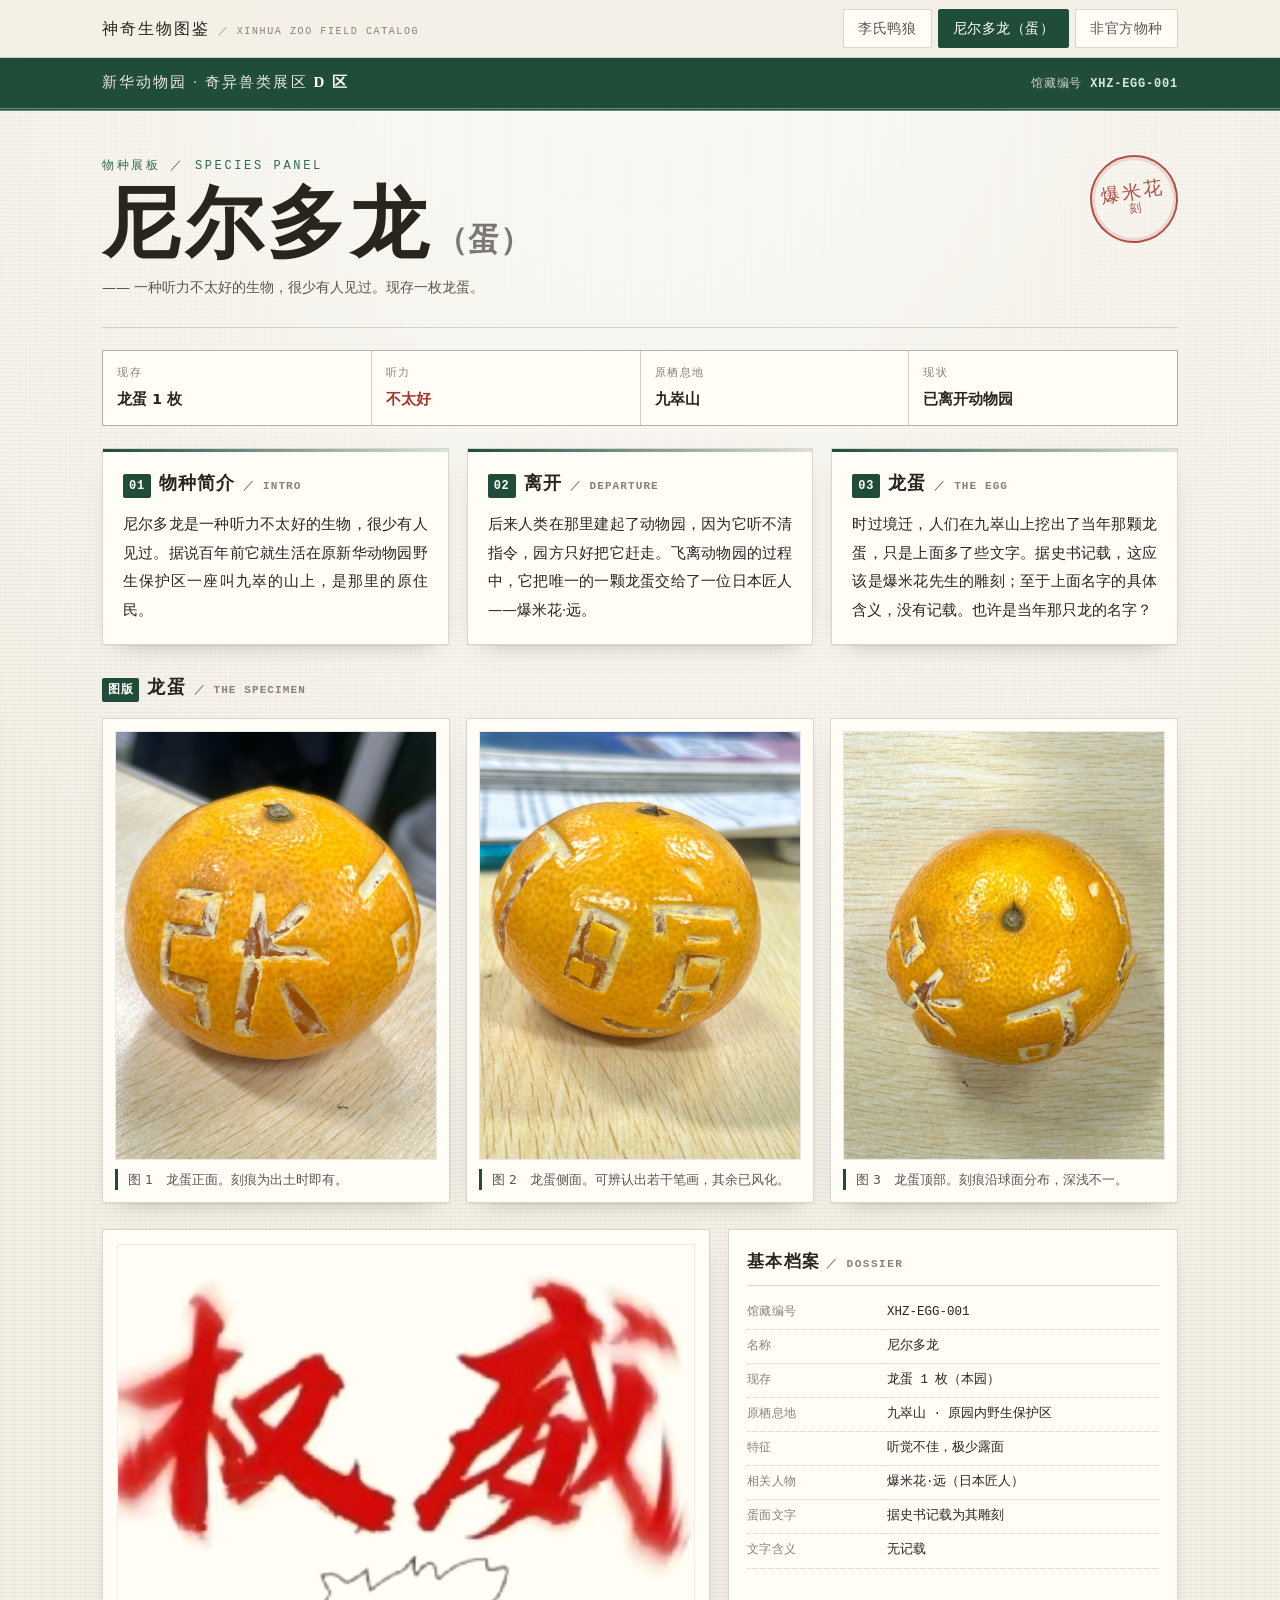
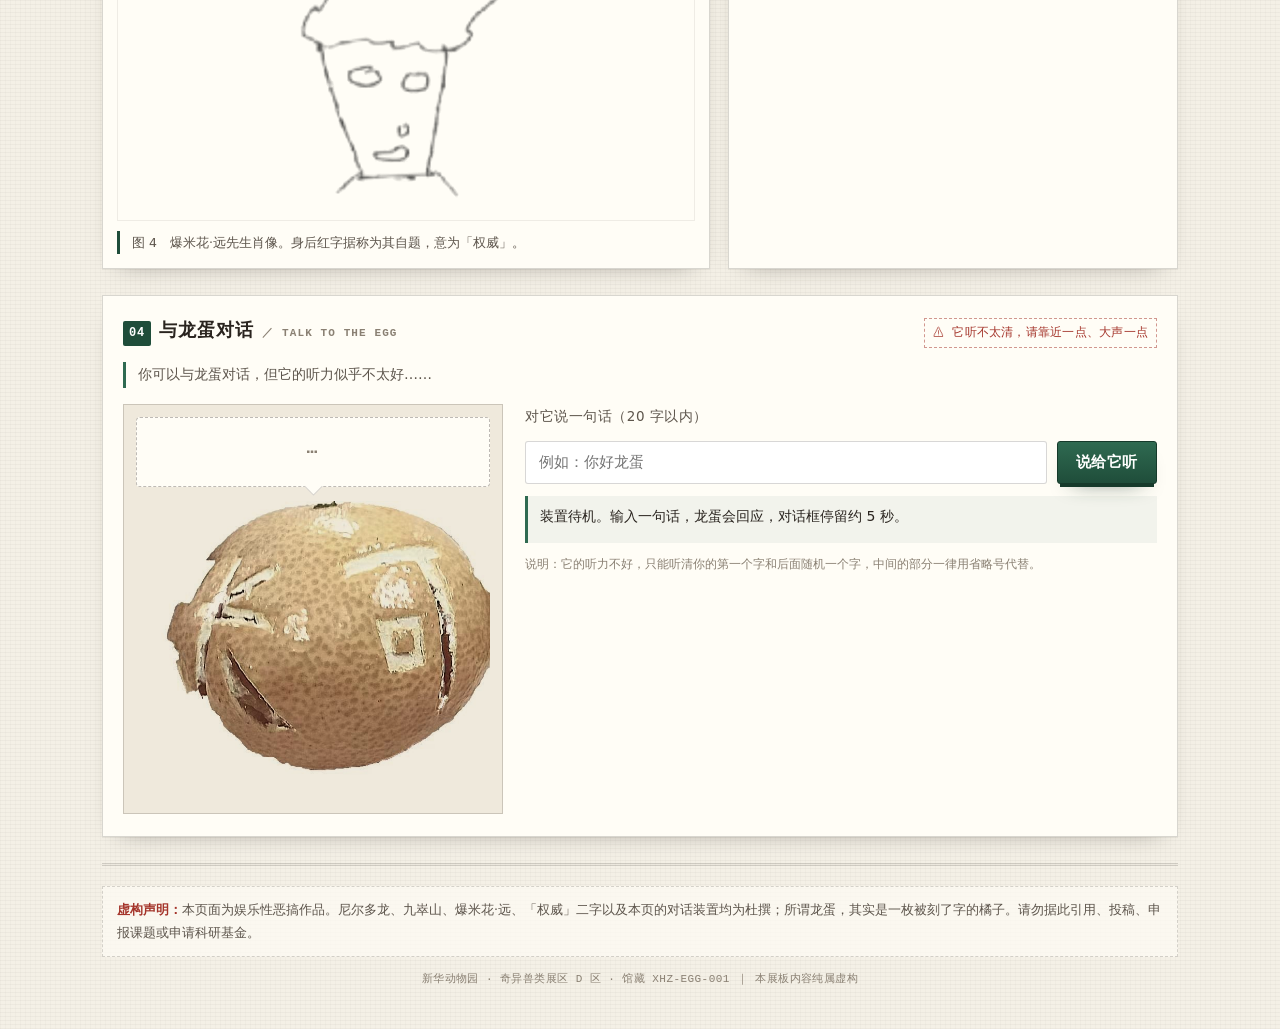
<file: nieldoron.html>
<!DOCTYPE html>
<html lang="zh-CN">
<head>
<meta charset="utf-8">
<meta name="viewport" content="width=device-width, initial-scale=1">
<title>尼尔多龙（蛋）｜ 神奇生物图鉴 · 新华动物园</title>
<meta name="description" content="尼尔多龙：一种听力不好的生物，百年前生活在九崒山，后离开动物园，留下一枚刻有文字的龙蛋。本展板为虚构恶搞作品。">
<link rel="icon" href="data:image/svg+xml,%3Csvg xmlns='http://www.w3.org/2000/svg' viewBox='0 0 32 32'%3E%3Crect width='32' height='32' rx='7' fill='%231f4d3a'/%3E%3Ctext x='16' y='23' font-size='19' text-anchor='middle' fill='%23f6f2e8' font-family='serif'%3E%E9%B8%AD%3C/text%3E%3C/svg%3E">
<link rel="stylesheet" href="styles.css">
</head>
<body>

<nav class="topnav" aria-label="图鉴导航">
  <div class="wrap topnav-inner">
    <a class="brand" href="index.html">神奇生物图鉴 <em>／ XINHUA ZOO FIELD CATALOG</em></a>
    <div class="tabs">
      <a class="tab" href="index.html">李氏鸭狼</a>
      <a class="tab is-active" href="nieldoron.html" aria-current="page">尼尔多龙（蛋）</a>
      <a class="tab" href="unofficial.html">非官方物种</a>
    </div>
  </div>
</nav>

<header class="topbar">
  <div class="wrap topbar-inner">
    <span class="org">新华动物园 · 奇异兽类展区 <b>D 区</b></span>
    <span class="plate">馆藏编号 <b>XHZ-EGG-001</b></span>
  </div>
</header>

<main class="wrap">

  <!-- ============ 展板标题 ============ -->
  <section class="hero">
    <div class="hero-main">
      <p class="kicker">物种展板 ／ SPECIES PANEL</p>
      <h1>尼尔多龙<span class="h1-sub">（蛋）</span></h1>
      <p class="namers">—— 一种听力不太好的生物，很少有人见过。现存一枚龙蛋。</p>
    </div>
    <div class="seal" aria-hidden="true"><span>爆米花</span><span>刻</span></div>
  </section>

  <!-- ============ 基本档案 ============ -->
  <section class="facts" aria-label="物种基本档案">
    <div class="fact"><span>现存</span><b>龙蛋 1 枚</b></div>
    <div class="fact"><span>听力</span><b class="cr">不太好</b></div>
    <div class="fact"><span>原栖息地</span><b>九崒山</b></div>
    <div class="fact"><span>现状</span><b>已离开动物园</b></div>
  </section>

  <!-- ============ 三个栏目 ============ -->
  <section class="columns" aria-label="物种介绍">

    <article class="card col">
      <h2 class="col-title"><span class="num">01</span>物种简介 <em>／ INTRO</em></h2>
      <p>尼尔多龙是一种听力不太好的生物，很少有人见过。据说百年前它就生活在原新华动物园野生保护区一座叫九崒的山上，是那里的原住民。</p>
    </article>

    <article class="card col">
      <h2 class="col-title"><span class="num">02</span>离开 <em>／ DEPARTURE</em></h2>
      <p>后来人类在那里建起了动物园，因为它听不清指令，园方只好把它赶走。飞离动物园的过程中，它把唯一的一颗龙蛋交给了一位日本匠人——爆米花·远。</p>
    </article>

    <article class="card col">
      <h2 class="col-title"><span class="num">03</span>龙蛋 <em>／ THE EGG</em></h2>
      <p>时过境迁，人们在九崒山上挖出了当年那颗龙蛋，只是上面多了些文字。据史书记载，这应该是爆米花先生的雕刻；至于上面名字的具体含义，没有记载。也许是当年那只龙的名字？</p>
    </article>

  </section>

  <!-- ============ 龙蛋图版 ============ -->
  <h2 class="col-title block-title"><span class="num">图版</span>龙蛋 <em>／ THE SPECIMEN</em></h2>
  <section class="gallery" aria-label="龙蛋照片">

    <figure class="card">
      <img src="assets/nieldoron/egg-1.jpg" alt="刻有文字的龙蛋，正面" width="900" height="1199">
      <figcaption>图 1　龙蛋正面。刻痕为出土时即有。</figcaption>
    </figure>

    <figure class="card">
      <img src="assets/nieldoron/egg-2.jpg" alt="刻有文字的龙蛋，侧面" width="900" height="1200">
      <figcaption>图 2　龙蛋侧面。可辨认出若干笔画，其余已风化。</figcaption>
    </figure>

    <figure class="card">
      <img src="assets/nieldoron/egg-3.jpg" alt="龙蛋顶部视图" width="900" height="1200">
      <figcaption>图 3　龙蛋顶部。刻痕沿球面分布，深浅不一。</figcaption>
    </figure>

  </section>

  <!-- ============ 肖像 + 档案 ============ -->
  <section class="grid-2">
    <figure class="card figure portrait-fig">
      <img src="assets/nieldoron/baomihua.jpg" alt="爆米花·远先生肖像" width="900" height="899">
      <figcaption>图 4　爆米花·远先生肖像。身后红字据称为其自题，意为「权威」。</figcaption>
    </figure>

    <aside class="card dossier">
      <h2 class="card-title">基本档案 <span>／ DOSSIER</span></h2>
      <table class="kv">
        <tbody>
          <tr><th>馆藏编号</th><td>XHZ-EGG-001</td></tr>
          <tr><th>名称</th><td>尼尔多龙</td></tr>
          <tr><th>现存</th><td>龙蛋 1 枚（本园）</td></tr>
          <tr><th>原栖息地</th><td>九崒山 · 原园内野生保护区</td></tr>
          <tr><th>特征</th><td>听觉不佳，极少露面</td></tr>
          <tr><th>相关人物</th><td>爆米花·远（日本匠人）</td></tr>
          <tr><th>蛋面文字</th><td>据史书记载为其雕刻</td></tr>
          <tr><th>文字含义</th><td>无记载</td></tr>
        </tbody>
      </table>
    </aside>
  </section>

  <!-- ============ 与龙蛋对话 ============ -->
  <section class="card interact" id="talk">
    <div class="interact-head">
      <h2 class="col-title"><span class="num">04</span>与龙蛋对话 <em>／ TALK TO THE EGG</em></h2>
      <p class="warn">⚠ 它听不太清，请靠近一点、大声一点</p>
    </div>

    <p class="talk-note">你可以与龙蛋对话，但它的听力似乎不太好……</p>

    <div class="talk-body">
      <div class="egg-stage" id="egg-stage">
        <div class="bubble" id="egg-bubble" role="status" aria-live="polite">⋯</div>
        <img class="egg-img" src="assets/nieldoron/egg-dialog.jpg" alt="龙蛋立绘" width="684" height="581">
      </div>

      <form class="talk-form" id="talk-form" autocomplete="off">
        <label class="talk-label" for="talk-input">对它说一句话（20 字以内）</label>
        <div class="input-row">
          <input class="talk-input" id="talk-input" type="text" maxlength="20" placeholder="例如：你好龙蛋" aria-describedby="talk-hint">
          <button class="btn talk-btn" type="submit"><span class="btn-main">说给它听</span></button>
        </div>
        <p class="readout" id="talk-readout">装置待机。输入一句话，龙蛋会回应，对话框停留约 5 秒。</p>
        <p class="fine" id="talk-hint">说明：它的听力不好，只能听清你的第一个字和后面随机一个字，中间的部分一律用省略号代替。</p>
      </form>
    </div>
  </section>

  <!-- ============ 页脚 ============ -->
  <footer class="foot">
    <p class="disclaimer"><b>虚构声明：</b>本页面为娱乐性恶搞作品。尼尔多龙、九崒山、爆米花·远、「权威」二字以及本页的对话装置均为杜撰；所谓龙蛋，其实是一枚被刻了字的橘子。请勿据此引用、投稿、申报课题或申请科研基金。</p>
    <p class="foot-line">新华动物园 · 奇异兽类展区 D 区 · 馆藏 XHZ-EGG-001 ｜ 本展板内容纯属虚构</p>
  </footer>

</main>

<script src="nieldoron.js"></script>
</body>
</html>
</file>
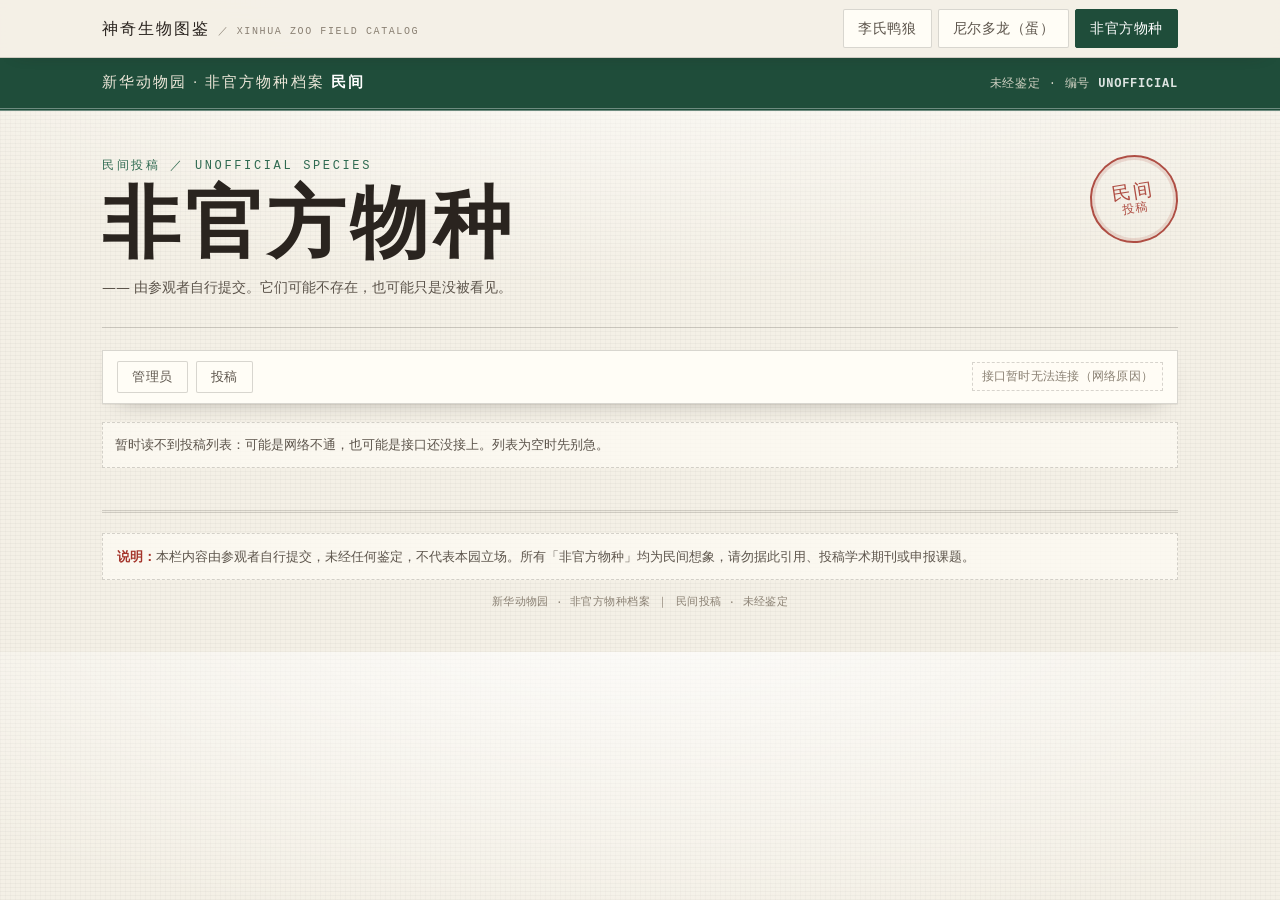
<file: unofficial.html>
<!DOCTYPE html>
<html lang="zh-CN">
<head>
<meta charset="utf-8">
<meta name="viewport" content="width=device-width, initial-scale=1">
<title>非官方物种 ｜ 神奇生物图鉴 · 新华动物园</title>
<meta name="description" content="民间投稿的非官方物种档案：参观者自行提交，未经鉴定。">
<link rel="icon" href="data:image/svg+xml,%3Csvg xmlns='http://www.w3.org/2000/svg' viewBox='0 0 32 32'%3E%3Crect width='32' height='32' rx='7' fill='%231f4d3a'/%3E%3Ctext x='16' y='23' font-size='19' text-anchor='middle' fill='%23f6f2e8' font-family='serif'%3E%E9%B8%AD%3C/text%3E%3C/svg%3E">
<link rel="stylesheet" href="styles.css">
</head>
<body>

<nav class="topnav" aria-label="图鉴导航">
  <div class="wrap topnav-inner">
    <a class="brand" href="index.html">神奇生物图鉴 <em>／ XINHUA ZOO FIELD CATALOG</em></a>
    <div class="tabs">
      <a class="tab" href="index.html">李氏鸭狼</a>
      <a class="tab" href="nieldoron.html">尼尔多龙（蛋）</a>
      <a class="tab is-active" href="unofficial.html" aria-current="page">非官方物种</a>
    </div>
  </div>
</nav>

<header class="topbar">
  <div class="wrap topbar-inner">
    <span class="org">新华动物园 · 非官方物种档案 <b>民间</b></span>
    <span class="plate">未经鉴定 · 编号 <b>UNOFFICIAL</b></span>
  </div>
</header>

<main class="wrap">

  <section class="hero">
    <div class="hero-main">
      <p class="kicker">民间投稿 ／ UNOFFICIAL SPECIES</p>
      <h1>非官方物种</h1>
      <p class="namers">—— 由参观者自行提交。它们可能不存在，也可能只是没被看见。</p>
    </div>
    <div class="seal" aria-hidden="true"><span>民间</span><span>投稿</span></div>
  </section>

  <!-- 左上角：管理员 / 投稿 -->
  <section class="card toolbar" id="toolbar">
    <div class="toolbar-left">
      <button class="chip-btn" id="btn-admin" type="button">管理员</button>
      <button class="chip-btn" id="btn-submit" type="button">投稿</button>
      <span class="who" id="who" hidden></span>
    </div>
    <div class="toolbar-right">
      <span class="status-pill" id="status-pill">投稿状态：读取中…</span>
      <label class="switch" id="switch-wrap" hidden>
        <input type="checkbox" id="open-toggle">
        <span>投稿开关</span>
      </label>
      <button class="chip-btn ghost" id="btn-logout" type="button" hidden>退出</button>
    </div>
  </section>

  <p class="feed-note" id="feed-note" hidden></p>

  <section class="card storage" id="storage" hidden aria-live="polite">
    <div class="storage-head">
      <span class="storage-title">存储用量 ／ STORAGE</span>
      <span class="storage-text" id="storage-text">读取中…</span>
    </div>
    <div class="storage-bar"><i id="storage-fill"></i></div>
    <p class="storage-note" id="storage-note"></p>
  </section>

  <section class="post-grid" id="posts" aria-live="polite"></section>
  <p class="empty" id="empty" hidden>还没有投稿。第一条留给谁？</p>

  <footer class="foot">
    <p class="disclaimer"><b>说明：</b>本栏内容由参观者自行提交，未经任何鉴定，不代表本园立场。所有「非官方物种」均为民间想象，请勿据此引用、投稿学术期刊或申报课题。</p>
    <p class="foot-line">新华动物园 · 非官方物种档案 ｜ 民间投稿 · 未经鉴定</p>
  </footer>

</main>

<!-- 登录弹窗 -->
<div class="modal" id="modal-login" hidden>
  <div class="modal-backdrop" data-close="1"></div>
  <div class="modal-card" role="dialog" aria-modal="true" aria-labelledby="login-title">
    <h3 id="login-title">管理员登录</h3>
    <p class="modal-sub" id="login-sub">请输入密码</p>
    <label class="field">
      <span>密码</span>
      <input id="login-pass" type="password" autocomplete="current-password" placeholder="••••••">
    </label>
    <p class="field-err" id="login-err" hidden></p>
    <div class="modal-actions">
      <button class="chip-btn ghost" type="button" data-close="1">取消</button>
      <button class="chip-btn primary" id="login-go" type="button">进入</button>
    </div>
  </div>
</div>

<!-- 投稿弹窗 -->
<div class="modal" id="modal-form" hidden>
  <div class="modal-backdrop" data-close="1"></div>
  <div class="modal-card wide" role="dialog" aria-modal="true" aria-labelledby="form-title">
    <h3 id="form-title">提交一个非官方物种</h3>
    <p class="modal-sub">请如实填写你想象中它存在的样子。</p>

    <form id="post-form" novalidate>
      <div class="grid-2-fields">
        <label class="field">
          <span>物种名称 <b>*</b></span>
          <input id="f-name" type="text" maxlength="40" placeholder="例如：九崒山夜啼兽">
        </label>
        <label class="field">
          <span>提供人 <b>*</b></span>
          <input id="f-contributor" type="text" maxlength="40" placeholder="你的名字或化名">
        </label>
      </div>

      <label class="field">
        <span>物种介绍 <b>*</b></span>
        <textarea id="f-intro" rows="4" maxlength="800" placeholder="它长什么样、在哪出现、有什么习性……"></textarea>
        <small class="counter" id="intro-count">0 / 800</small>
      </label>

      <label class="field">
        <span>图片（可选）</span>
        <input id="f-image" type="file" accept="image/jpeg,image/png,image/webp">
        <small class="hint">会自动压缩到长边 1200 像素、约 1 MB 以内。</small>
        <img id="f-preview" class="thumb" alt="" hidden>
      </label>

      <p class="field-err" id="form-err" hidden></p>

      <div class="modal-actions">
        <button class="chip-btn ghost" type="button" data-close="1">取消</button>
        <button class="chip-btn primary" id="form-go" type="submit">提交</button>
      </div>
    </form>
  </div>
</div>

<div class="toast" id="toast" hidden></div>

<script src="unofficial.js"></script>
</body>
</html>
</file>
<file: styles.css>
/* ===========================================================
   鸭狼展板 · 样式表
   风格：博物馆展板 / 档案卡 / 油印公文
   =========================================================== */

:root{
  --paper:#f4f0e6;
  --paper-2:#efe9dc;
  --card:#fffdf6;
  --ink:#2a241f;
  --ink-2:#5d554c;
  --ink-3:#8a8073;
  --line:rgba(42,36,31,.18);
  --line-2:rgba(42,36,31,.10);
  --green:#1f4d3a;
  --green-2:#2f6a51;
  --red:#a4342a;
  --shadow:0 10px 24px -18px rgba(42,36,31,.55), 0 1px 0 rgba(42,36,31,.06);
  --serif:"Songti SC","STSong","SimSun","Noto Serif SC","Source Han Serif SC",Georgia,serif;
  --sans:"PingFang SC","Hiragino Sans GB","Microsoft YaHei","Noto Sans SC",system-ui,-apple-system,"Segoe UI",sans-serif;
  --mono:ui-monospace,"SFMono-Regular","Cascadia Mono",Consolas,"Courier New",monospace;
}

*{box-sizing:border-box}
[hidden]{display:none !important}

html{-webkit-text-size-adjust:100%}

body{
  margin:0;
  color:var(--ink);
  font-family:var(--sans);
  font-size:16px;
  line-height:1.85;
  background-color:var(--paper);
  background-image:
    radial-gradient(120% 90% at 50% -10%, rgba(255,255,255,.85), rgba(255,255,255,0) 60%),
    repeating-linear-gradient(0deg, rgba(42,36,31,.035) 0 1px, rgba(0,0,0,0) 1px 4px),
    repeating-linear-gradient(90deg, rgba(42,36,31,.022) 0 1px, rgba(0,0,0,0) 1px 5px);
}

.wrap{max-width:1120px;margin:0 auto;padding:0 22px}

/* ---------- 顶栏 ---------- */
.topbar{
  background:var(--green);
  color:#eee8da;
  border-bottom:3px double rgba(255,255,255,.35);
}
.topbar-inner{
  display:flex;flex-wrap:wrap;gap:6px 18px;
  align-items:baseline;justify-content:space-between;
  padding-top:11px;padding-bottom:11px;
  font-size:13px;letter-spacing:.06em;
}
.topbar .org{font-family:var(--serif);font-size:15px;letter-spacing:.14em}
.topbar b{color:#fff;font-weight:600}
.topbar .plate{font-family:var(--mono);font-size:12px;opacity:.85}

/* ---------- 标题区 ---------- */
.hero{
  position:relative;
  display:flex;align-items:flex-start;justify-content:space-between;gap:20px;
  padding:44px 0 26px;
  border-bottom:1px solid var(--line);
  margin-bottom:22px;
}
.kicker{
  margin:0 0 6px;font-family:var(--mono);font-size:12px;
  letter-spacing:.22em;color:var(--green-2);text-transform:uppercase;
}
.hero h1{
  margin:0;font-family:var(--serif);font-weight:700;
  font-size:clamp(44px,8vw,78px);line-height:1.05;letter-spacing:.06em;
}
.latin{
  margin:8px 0 0;font-family:var(--serif);font-style:italic;
  font-size:clamp(17px,2.6vw,24px);color:var(--green);
}
.latin .auth{font-style:normal;font-family:var(--mono);font-size:.62em;color:var(--ink-2);letter-spacing:.02em}
.namers{margin:10px 0 0;color:var(--ink-2);font-size:14px}

.seal{
  flex:0 0 auto;width:88px;height:88px;border-radius:50%;
  border:2px solid var(--red);color:var(--red);
  display:flex;flex-direction:column;align-items:center;justify-content:center;
  font-family:var(--serif);font-size:19px;letter-spacing:.12em;line-height:1.15;
  transform:rotate(-9deg);opacity:.86;
  box-shadow:inset 0 0 0 3px rgba(164,52,42,.16);
}
.seal span:last-child{font-family:var(--mono);font-size:12px;letter-spacing:.06em}

/* ---------- 档案条 ---------- */
.facts{
  display:grid;grid-template-columns:repeat(4,1fr);gap:1px;
  background:var(--line);border:1px solid var(--line);margin-bottom:22px;
}
.fact{background:var(--card);padding:12px 14px}
.fact span{display:block;font-family:var(--mono);font-size:11px;letter-spacing:.14em;color:var(--ink-3)}
.fact b{display:block;margin-top:3px;font-size:14.5px;font-weight:600}
.fact b.cr{color:var(--red)}

/* ---------- 卡片通用 ---------- */
.card{
  position:relative;background:var(--card);
  border:1px solid var(--line);box-shadow:var(--shadow);
}

/* ---------- 图版 + 档案 ---------- */
.grid-2{display:grid;grid-template-columns:1.35fr 1fr;gap:18px;margin-bottom:26px}
.figure{margin:0;padding:14px}
.figure img{
  display:block;width:100%;height:auto;
  border:1px solid var(--line-2);background:#fff;
  filter:contrast(1.06);
}
.figure figcaption{
  margin-top:10px;font-size:12.5px;color:var(--ink-2);
  padding-left:12px;border-left:3px solid var(--green);
}
.corner{position:absolute;width:14px;height:14px;border:2px solid var(--green);opacity:.5}
.corner.tl{top:6px;left:6px;border-right:0;border-bottom:0}
.corner.br{bottom:6px;right:6px;border-left:0;border-top:0}

.dossier{padding:16px 18px 18px}
.card-title{
  margin:0 0 10px;font-family:var(--serif);font-size:17px;letter-spacing:.08em;
  padding-bottom:7px;border-bottom:1px solid var(--line);
}
.card-title span{font-family:var(--mono);font-size:11px;color:var(--ink-3);letter-spacing:.14em}

table.kv{width:100%;border-collapse:collapse;font-size:13.5px}
table.kv th,table.kv td{padding:5px 0;border-bottom:1px dotted var(--line);text-align:left;vertical-align:top}
table.kv th{width:34%;font-weight:400;color:var(--ink-3);font-family:var(--mono);font-size:12px;letter-spacing:.04em}
table.kv td{font-family:var(--mono);font-size:12.5px;color:var(--ink)}

.qr-row{display:flex;gap:12px;align-items:center;margin-top:14px;padding-top:12px;border-top:1px solid var(--line-2)}
.qr{
  flex:0 0 auto;width:76px;height:76px;padding:3px;
  background:#fff;border:1px solid var(--line);
}
.qr svg{display:block;width:100%;height:100%}
.qr-text{margin:0;font-size:12px;color:var(--ink-2);line-height:1.6}
.qr-text em{font-style:normal;color:var(--ink-3)}

/* ---------- 三个栏目 ---------- */
.columns{display:grid;grid-template-columns:repeat(3,1fr);gap:18px;margin-bottom:26px}
.col{padding:18px 20px 20px}
.col::before{
  content:"";position:absolute;top:0;left:0;right:0;height:3px;
  background:linear-gradient(90deg,var(--green),rgba(31,77,58,.15));
}
.col-title{
  margin:0 0 10px;font-family:var(--serif);font-size:18px;letter-spacing:.06em;
  display:flex;align-items:baseline;gap:8px;flex-wrap:wrap;
}
.col-title .num{
  font-family:var(--mono);font-size:12px;color:#fff;background:var(--green);
  padding:1px 6px;border-radius:2px;letter-spacing:.06em;
}
.col-title em{font-style:normal;font-family:var(--mono);font-size:11px;color:var(--ink-3);letter-spacing:.1em}
.col p{margin:0;font-size:14.6px;line-height:1.95;text-align:justify}
.col p em{font-family:var(--serif)}

/* ---------- 互动区 ---------- */
.interact{padding:18px 20px 22px;margin-bottom:26px}
.interact-head{display:flex;flex-wrap:wrap;gap:6px 16px;align-items:baseline;justify-content:space-between;margin-bottom:14px}
.interact-head .col-title{margin:0}
.warn{
  margin:0;font-family:var(--mono);font-size:11.5px;color:var(--red);
  border:1px dashed rgba(164,52,42,.5);padding:3px 8px;letter-spacing:.02em;
}
.interact-body{display:grid;grid-template-columns:1.15fr 1fr;gap:20px;align-items:center}

.stage{
  position:relative;overflow:hidden;
  border:1px solid var(--line);
  background:
    radial-gradient(80% 60% at 50% 100%, rgba(31,77,58,.10), rgba(31,77,58,0) 70%),
    repeating-linear-gradient(0deg, rgba(42,36,31,.03) 0 1px, rgba(0,0,0,0) 1px 4px),
    var(--paper-2);
  aspect-ratio:900/800;
}
.stage::after{
  content:"";position:absolute;left:6%;right:6%;bottom:3.4%;height:8px;
  border-radius:50%;background:radial-gradient(closest-side, rgba(42,36,31,.20), rgba(42,36,31,0));
}
.stage img{position:relative;z-index:1;display:block;width:100%;height:auto}
.stage.shake{animation:shake .18s steps(2,end) 2}
@keyframes shake{
  0%{transform:translate(0,0)}
  25%{transform:translate(-5px,4px) rotate(-.25deg)}
  50%{transform:translate(5px,-3px) rotate(.25deg)}
  75%{transform:translate(-4px,-2px)}
  100%{transform:translate(0,0)}
}

.burst{
  position:absolute;z-index:2;top:11%;right:4%;
  font-family:var(--serif);font-weight:700;font-size:clamp(22px,4.4vw,40px);
  color:#fff;letter-spacing:.04em;
  padding:14px 16px;
  background:var(--red);
  clip-path:polygon(50% 0%,61% 18%,80% 6%,82% 27%,100% 30%,88% 46%,100% 62%,80% 68%,79% 89%,60% 80%,48% 100%,38% 80%,18% 92%,20% 70%,0% 64%,12% 47%,0% 31%,20% 26%,19% 6%,39% 18%);
  opacity:0;transform:scale(.4) rotate(-18deg);
  transition:opacity .06s linear, transform .12s cubic-bezier(.2,1.6,.4,1);
  pointer-events:none;
}
.burst.show{opacity:1;transform:scale(1) rotate(-8deg)}

.panel{display:flex;flex-direction:column;gap:12px}
.stage-note{margin:0;font-family:var(--mono);font-size:12px;color:var(--ink-3);letter-spacing:.06em}

.btn{
  display:block;width:100%;cursor:pointer;
  font-family:var(--sans);color:#fff;text-align:left;
  background:linear-gradient(180deg,var(--green-2),var(--green));
  border:1px solid #163a2b;border-radius:3px;
  padding:13px 16px;
  box-shadow:0 6px 0 -3px #163a2b, 0 12px 22px -16px rgba(22,58,43,.9);
  transition:transform .08s ease, box-shadow .08s ease, filter .15s ease;
}
.btn:hover{filter:brightness(1.07)}
.btn:active{transform:translateY(2px);box-shadow:0 3px 0 -2px #163a2b}
.btn[disabled]{cursor:progress;filter:saturate(.5) brightness(.9)}
.btn-main{display:block;font-size:16.5px;font-weight:600;letter-spacing:.04em}
.btn-sub{display:block;margin-top:2px;font-family:var(--mono);font-size:10.5px;letter-spacing:.16em;opacity:.75}

.readout{
  margin:0;min-height:3.4em;font-size:14px;color:var(--ink);
  background:rgba(31,77,58,.055);border-left:3px solid var(--green-2);
  padding:8px 12px;
}
.counter{margin:0;font-family:var(--mono);font-size:12.5px;color:var(--ink-2)}
.counter b{color:var(--red);font-size:15px}
.fine{margin:0;font-size:11.5px;color:var(--ink-3);line-height:1.7}

/* ---------- 页脚 ---------- */
.foot{border-top:3px double var(--line);padding-top:20px;padding-bottom:40px}
.rules-card{max-width:760px;margin:0 auto 18px}
.small{padding:16px 18px 18px}
.small h3{
  margin:0 0 10px;font-family:var(--serif);font-size:16px;letter-spacing:.08em;
  padding-bottom:7px;border-bottom:1px solid var(--line);
}
.rules{margin:0;padding-left:1.25em;font-size:13.4px}
.rules li{margin-bottom:5px}
.disclaimer{
  margin:0 0 12px;font-size:12.5px;color:var(--ink-2);
  border:1px dashed var(--line);padding:11px 14px;background:rgba(255,253,246,.7);
}
.disclaimer b{color:var(--red)}
.foot-line{margin:0;font-family:var(--mono);font-size:11px;color:var(--ink-3);letter-spacing:.04em;text-align:center}

/* ---------- 响应式 ---------- */
@media (max-width:980px){
  .facts{grid-template-columns:repeat(2,1fr)}
  .grid-2{grid-template-columns:1fr}
  .columns{grid-template-columns:1fr}
  .interact-body{grid-template-columns:1fr}
  .stage{max-width:560px;margin:0 auto}
}
@media (max-width:600px){
  body{font-size:15px}
  .hero{padding:30px 0 20px}
  .seal{width:66px;height:66px;font-size:15px}
  .facts{grid-template-columns:1fr}
  .wrap{padding:0 14px}
}

@media (prefers-reduced-motion:reduce){
  .stage.shake{animation:none}
  .burst{transition:opacity .01s linear}
  .btn{transition:none}
}

/* ===========================================================
   全站导航（神奇生物图鉴）
   =========================================================== */
.topnav{
  position:sticky;top:0;z-index:30;
  background:rgba(244,240,230,.94);
  -webkit-backdrop-filter:blur(8px);backdrop-filter:blur(8px);
  border-bottom:1px solid var(--line);
  box-shadow:0 10px 18px -20px rgba(42,36,31,.9);
}
.topnav-inner{
  display:flex;align-items:center;justify-content:space-between;
  gap:10px 16px;flex-wrap:wrap;padding-top:9px;padding-bottom:9px;
}
.topnav .brand{
  font-family:var(--serif);font-size:16px;letter-spacing:.12em;
  color:var(--ink);text-decoration:none;
  display:flex;align-items:baseline;gap:8px;
}
.topnav .brand em{font-style:normal;font-family:var(--mono);font-size:10px;letter-spacing:.16em;color:var(--ink-3)}
.tabs{display:flex;gap:6px}
.tab{
  display:inline-block;padding:6px 14px;border-radius:2px;
  border:1px solid var(--line);background:var(--card);
  color:var(--ink-2);text-decoration:none;font-size:13.5px;letter-spacing:.04em;
  transition:border-color .15s,color .15s,background .15s;
}
.tab:hover{border-color:var(--green-2);color:var(--green)}
.tab.is-active{background:var(--green);border-color:var(--green);color:#fff}

/* ===========================================================
   尼尔多龙（蛋）
   =========================================================== */
.h1-sub{font-size:.4em;letter-spacing:.04em;opacity:.6;margin-left:.1em}
.block-title{margin:0 0 14px}
.gallery{display:grid;grid-template-columns:repeat(3,1fr);gap:16px;margin-bottom:26px}
.gallery figure{margin:0;padding:12px}
.gallery img{display:block;width:100%;height:auto;border:1px solid var(--line-2);background:#fff}
.gallery figcaption{
  margin-top:9px;font-size:12.5px;line-height:1.7;color:var(--ink-2);
  padding-left:10px;border-left:3px solid var(--green);
}
.portrait-fig{margin:0}
.portrait-fig img{mix-blend-mode:multiply}

.talk-note{
  margin:0 0 16px;font-size:14px;color:var(--ink-2);
  padding-left:12px;border-left:3px solid var(--green-2);
}
.talk-body{display:grid;grid-template-columns:minmax(0,380px) 1fr;gap:22px;align-items:start}
.egg-stage{
  position:relative;padding:96px 12px 12px;
  border:1px solid var(--line);background:var(--paper-2);
}
.egg-img{display:block;width:100%;height:auto;mix-blend-mode:multiply}
.egg-stage.is-speaking .egg-img{animation:eggwobble .5s ease-in-out 3}
@keyframes eggwobble{
  0%,100%{transform:rotate(0)}
  25%{transform:rotate(-1.1deg)}
  75%{transform:rotate(1.1deg)}
}
.bubble{
  position:absolute;left:12px;right:12px;top:12px;min-height:70px;
  display:flex;align-items:center;justify-content:center;
  padding:10px 14px;background:var(--card);
  border:1px dashed rgba(42,36,31,.3);border-radius:4px;
  font-family:var(--serif);font-size:20px;letter-spacing:.08em;color:var(--ink-3);text-align:center;
  transition:color .15s ease,border-color .15s ease,box-shadow .15s ease;
  pointer-events:none;
}
.bubble::after{
  content:"";position:absolute;left:50%;bottom:-7px;width:12px;height:12px;
  margin-left:-6px;background:var(--card);
  border-right:1px solid var(--line);border-bottom:1px solid var(--line);
  transform:rotate(45deg);
}
.bubble.show{
  border:1px solid var(--line);color:var(--ink);box-shadow:var(--shadow);
  animation:bubblepop .18s ease-out;
}
@keyframes bubblepop{
  from{transform:translateY(4px) scale(.98)}
  to{transform:translateY(0) scale(1)}
}

.talk-form{display:flex;flex-direction:column;gap:12px}
.talk-label{font-size:13.5px;color:var(--ink-2);letter-spacing:.04em}
.input-row{display:flex;gap:10px;align-items:stretch}
.talk-input{
  flex:1 1 auto;min-width:0;font-family:var(--sans);font-size:15px;color:var(--ink);
  background:#fff;border:1px solid var(--line);border-radius:3px;padding:11px 13px;
}
.talk-input:focus{outline:2px solid rgba(47,106,81,.3);outline-offset:1px;border-color:var(--green-2)}
.talk-btn{flex:0 0 auto;width:auto;padding:11px 18px;text-align:center}
.talk-btn .btn-main{font-size:15px;white-space:nowrap}

@media (max-width:980px){
  .gallery{grid-template-columns:1fr}
  .talk-body{grid-template-columns:1fr}
  .topnav .brand{font-size:14.5px}
  .topnav .brand em{display:none}
}
@media (max-width:600px){
  .input-row{flex-direction:column}
  .talk-btn{width:100%}
  .bubble{font-size:17px;min-height:62px}
}

/* ===========================================================
   非官方物种
   =========================================================== */
.toolbar{
  display:flex;flex-wrap:wrap;align-items:center;justify-content:space-between;
  gap:10px 14px;padding:10px 14px;margin-bottom:18px;
}
.toolbar-left,.toolbar-right{display:flex;align-items:center;gap:8px;flex-wrap:wrap}
.chip-btn{
  font-family:var(--sans);font-size:13px;letter-spacing:.04em;cursor:pointer;
  padding:6px 14px;border-radius:2px;
  border:1px solid var(--line);background:var(--card);color:var(--ink-2);
  transition:border-color .15s,color .15s,background .15s,transform .06s;
}
.chip-btn:hover{border-color:var(--green-2);color:var(--green)}
.chip-btn:active{transform:translateY(1px)}
.chip-btn.primary{background:var(--green);border-color:var(--green);color:#fff}
.chip-btn.primary:hover{background:var(--green-2);color:#fff}
.chip-btn.ghost{background:transparent}
.chip-btn.danger{color:var(--red);border-color:rgba(164,52,42,.45)}
.chip-btn.danger:hover{background:rgba(164,52,42,.08);color:var(--red)}
.chip-btn.tiny{font-size:11.5px;padding:3px 9px}
.chip-btn[disabled]{opacity:.55;cursor:progress}

.who{
  font-family:var(--mono);font-size:11.5px;color:var(--green);
  border:1px dashed rgba(47,106,81,.5);padding:3px 8px;
}
.status-pill{
  font-family:var(--mono);font-size:11.5px;letter-spacing:.02em;
  padding:3px 9px;border:1px solid var(--line);color:var(--ink-3);background:rgba(255,253,246,.8);
}
.status-pill.open{color:var(--green);border-color:rgba(47,106,81,.4)}
.status-pill.closed{color:var(--red);border-color:rgba(164,52,42,.4)}
.status-pill.offline{color:var(--ink-3);border-style:dashed}
.switch{display:inline-flex;align-items:center;gap:6px;font-size:12.5px;color:var(--ink-2);cursor:pointer}
.switch input{accent-color:var(--green);width:15px;height:15px}

.feed-note{
  margin:0 0 16px;font-size:13px;color:var(--ink-2);
  border:1px dashed var(--line);padding:10px 12px;background:rgba(255,253,246,.7);
}

.post-grid{display:grid;grid-template-columns:repeat(3,minmax(0,1fr));gap:18px;margin-bottom:26px}
.post-card{overflow:hidden;display:flex;flex-direction:column}
.post-img{display:block;width:100%;aspect-ratio:4/3;object-fit:cover;border-bottom:1px solid var(--line-2);background:var(--paper-2)}
.post-body{padding:14px 16px 16px;display:flex;flex-direction:column;gap:8px;flex:1 1 auto}
.post-head{display:flex;align-items:flex-start;justify-content:space-between;gap:8px}
.post-name{margin:0;font-family:var(--serif);font-size:19px;letter-spacing:.04em;line-height:1.35}
.post-intro{margin:0;font-size:14px;line-height:1.85;color:var(--ink);white-space:pre-wrap;word-break:break-word}
.post-meta{margin:auto 0 0;display:flex;align-items:center;justify-content:space-between;gap:8px;flex-wrap:wrap}
.post-meta .tag{
  font-family:var(--mono);font-size:11px;color:var(--green);
  border:1px solid rgba(47,106,81,.3);padding:2px 7px;background:rgba(47,106,81,.05);
}
.post-meta .date{font-family:var(--mono);font-size:11px;color:var(--ink-3)}
.empty{
  margin:26px 0 40px;text-align:center;font-family:var(--serif);
  font-size:15px;color:var(--ink-3);letter-spacing:.06em;
}

.modal{position:fixed;inset:0;z-index:60;display:flex;align-items:center;justify-content:center;padding:18px}
.modal[hidden]{display:none}
.modal-backdrop{position:absolute;inset:0;background:rgba(30,26,21,.42)}
.modal-card{
  position:relative;z-index:1;width:100%;max-width:440px;max-height:90vh;overflow:auto;
  background:var(--card);border:1px solid var(--line);box-shadow:0 24px 60px -30px rgba(20,16,12,.7);
  padding:20px 22px 22px;
}
.modal-card.wide{max-width:620px}
.modal-card h3{margin:0 0 4px;font-family:var(--serif);font-size:19px;letter-spacing:.06em}
.modal-sub{margin:0 0 16px;font-size:12.5px;color:var(--ink-3);line-height:1.7}
.modal-actions{display:flex;justify-content:flex-end;gap:8px;margin-top:18px}
.field{display:block;margin-bottom:12px}
.field > span{display:block;font-size:12.5px;color:var(--ink-2);margin-bottom:5px;letter-spacing:.03em}
.field > span b{color:var(--red);font-weight:400}
.field input[type=text],.field input[type=password],.field textarea,.field input[type=file]{
  width:100%;font-family:var(--sans);font-size:14.5px;color:var(--ink);
  background:#fff;border:1px solid var(--line);border-radius:2px;padding:9px 11px;
}
.field textarea{resize:vertical;line-height:1.7;min-height:88px}
.field input:focus,.field textarea:focus{outline:2px solid rgba(47,106,81,.3);outline-offset:1px;border-color:var(--green-2)}
.field input[type=file]{padding:7px 9px;font-size:12.5px;background:rgba(255,253,246,.9)}
.field .hint,.field .counter{display:block;margin-top:4px;font-size:11px;color:var(--ink-3)}
.field .counter{text-align:right;font-family:var(--mono)}
.thumb{display:block;margin-top:8px;max-width:150px;max-height:120px;object-fit:cover;border:1px solid var(--line)}
.grid-2-fields{display:grid;grid-template-columns:1fr 1fr;gap:0 12px}
.field-err{margin:6px 0 0;font-size:12.5px;color:var(--red)}

.toast{
  position:fixed;left:50%;bottom:26px;transform:translateX(-50%) translateY(8px);
  z-index:70;padding:9px 16px;font-size:13.5px;
  background:var(--ink);color:#f7f3e8;border-radius:2px;opacity:0;
  transition:opacity .16s ease,transform .16s ease;pointer-events:none;max-width:88vw;
}
.toast.show{opacity:.96;transform:translateX(-50%) translateY(0)}
.toast.ok{background:var(--green)}
.toast.warn{background:var(--red)}

@media (max-width:980px){
  .post-grid{grid-template-columns:repeat(2,minmax(0,1fr))}
}
@media (max-width:640px){
  .post-grid{grid-template-columns:1fr}
  .grid-2-fields{grid-template-columns:1fr}
  .toolbar{padding:9px 11px}
  .toolbar-left,.toolbar-right{gap:6px}
  .chip-btn{font-size:12.5px;padding:5px 11px}
}

/* 存储用量面板（管理员） */
.storage{margin:-6px 0 18px;padding:10px 14px}
.storage-head{display:flex;align-items:baseline;justify-content:space-between;gap:10px;flex-wrap:wrap}
.storage-title{font-family:var(--mono);font-size:10.5px;letter-spacing:.16em;color:var(--ink-3)}
.storage-text{font-family:var(--mono);font-size:12.5px;color:var(--ink)}
.storage-bar{margin-top:7px;height:6px;background:rgba(42,36,31,.09);border:1px solid var(--line-2);overflow:hidden}
.storage-bar i{display:block;height:100%;width:0;background:linear-gradient(90deg,var(--green-2),var(--green));transition:width .3s ease}
.storage-bar i.warn{background:linear-gradient(90deg,#c08a2a,var(--red))}
.storage-note{margin:6px 0 0;font-size:11.5px;color:var(--ink-3);line-height:1.6}
</file>
